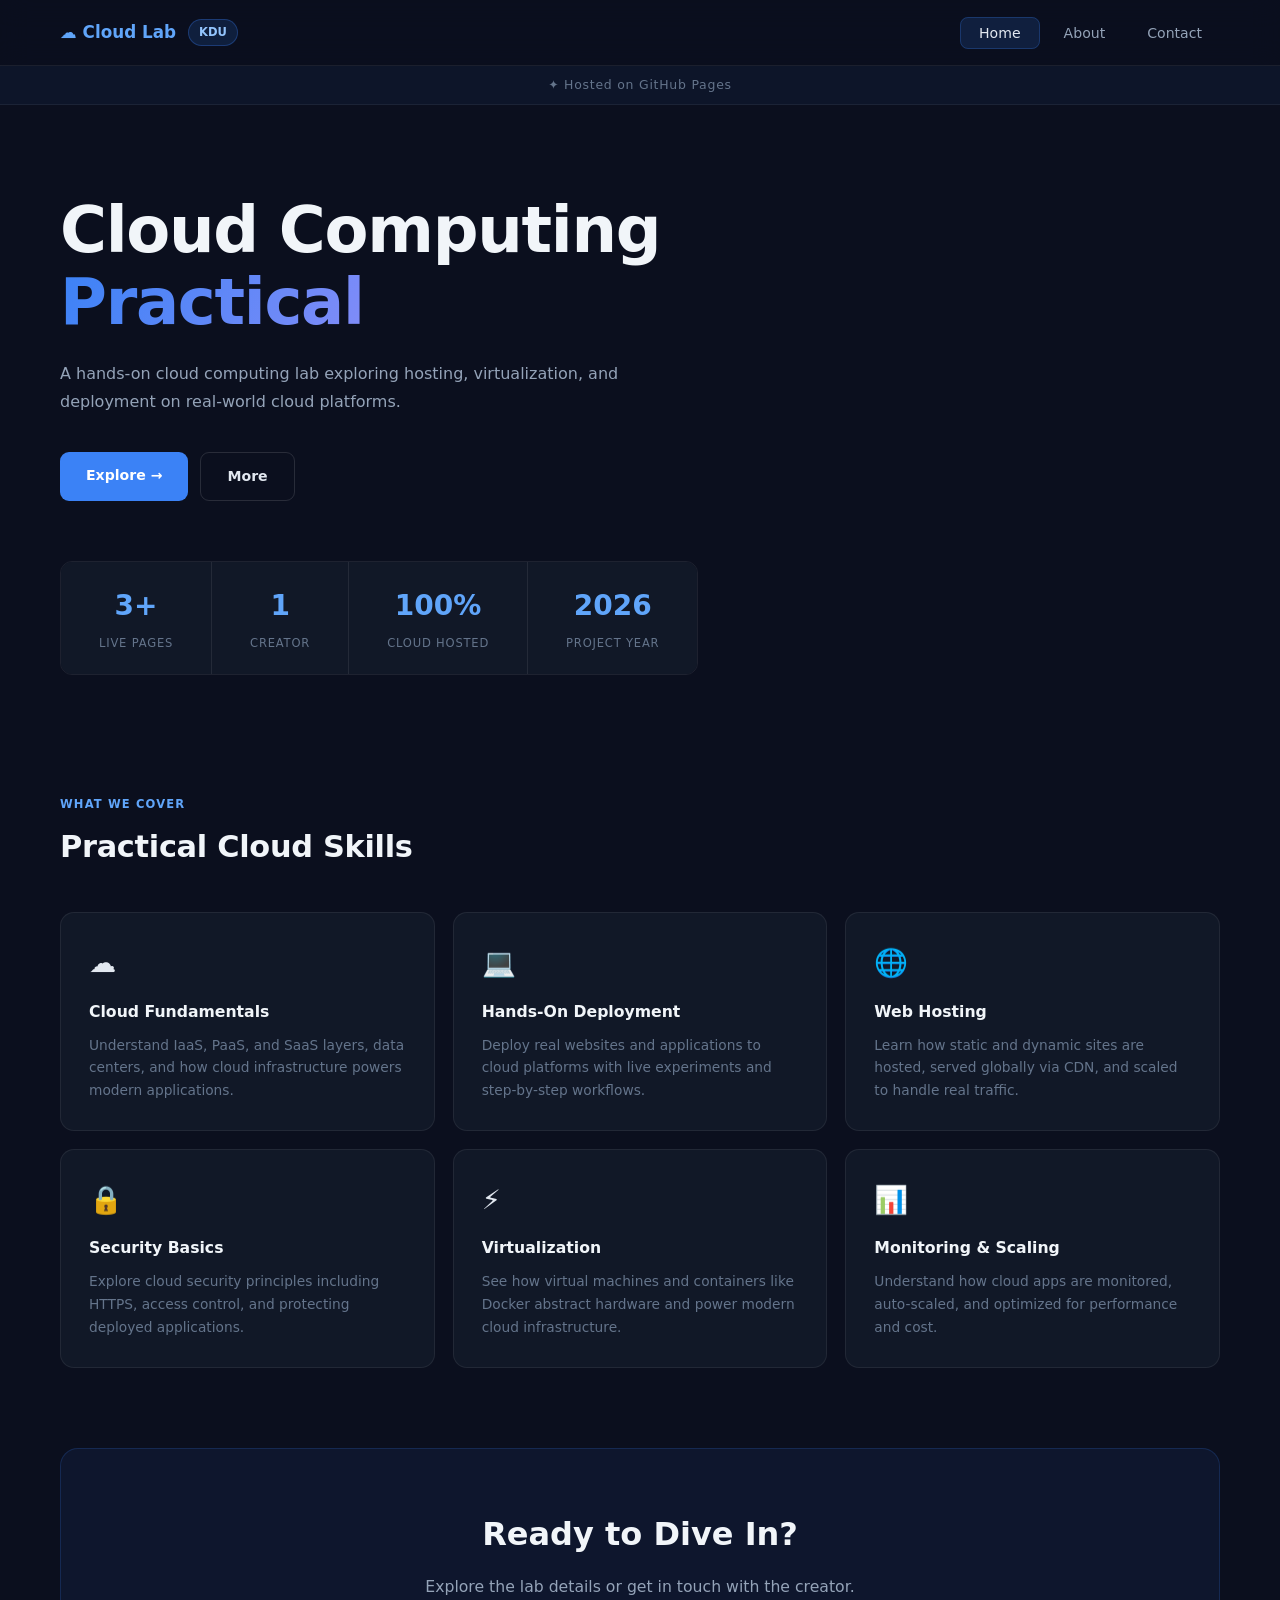
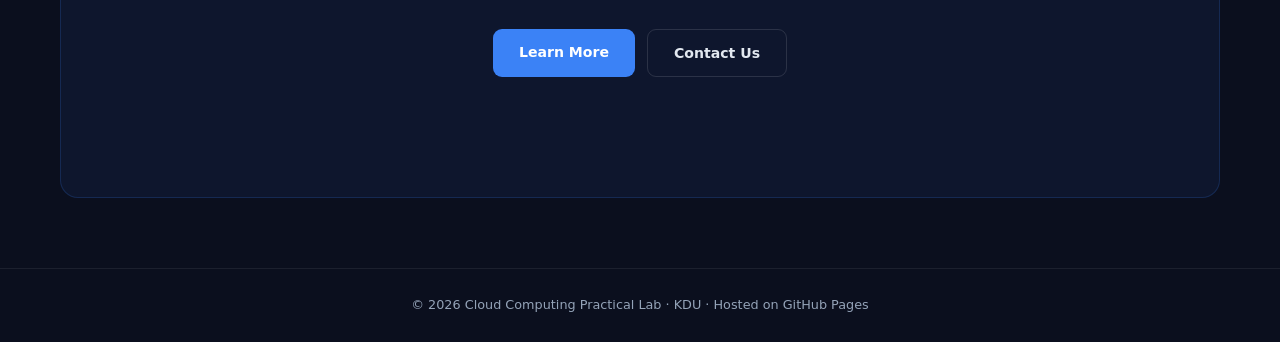
<file: index.html>
<!DOCTYPE html>
<html lang="en">
<head>
  <meta charset="UTF-8" />
  <meta name="viewport" content="width=device-width, initial-scale=1.0" />
  <title>Home | Cloud Computing </title>
  <link rel="stylesheet" href="style.css" />
</head>
<body>

  <!-- NAVBAR -->
  <nav class="navbar">
    <div class="nav-brand">
      <span class="nav-title">&#9729; Cloud Lab</span>
      <span class="nav-badge">KDU</span>
    </div>
    <ul class="nav-menu">
      <li><a href="index.html" class="nav-link active">Home</a></li>
      <li><a href="about.html" class="nav-link">About</a></li>
      <li><a href="contact.html" class="nav-link">Contact</a></li>
    </ul>
  </nav>

  <!-- HOSTED BAR -->
  <div class="hosted-bar">&#10022; Hosted on GitHub Pages</div>

  <!-- HERO -->
  <section class="hero">
    <div class="hero-inner">
      <h1 class="hero-heading">Cloud Computing<br /><span class="hero-highlight">Practical</span></h1>
      <p class="hero-desc">A hands-on cloud computing lab exploring hosting, virtualization, and deployment on real-world cloud platforms.</p>
      <div class="btn-group">
        <a href="about.html" class="btn btn-blue">Explore &rarr;</a>
        <a href="contact.html" class="btn btn-outline">More</a>
      </div>
    </div>

    <!-- STATS -->
    <div class="stats-bar">
      <div class="stat">
        <span class="stat-number">3+</span>
        <span class="stat-label">Live Pages</span>
      </div>
      <div class="stat">
        <span class="stat-number">1</span>
        <span class="stat-label">Creator</span>
      </div>
      <div class="stat">
        <span class="stat-number">100%</span>
        <span class="stat-label">Cloud Hosted</span>
      </div>
      <div class="stat">
        <span class="stat-number">2026</span>
        <span class="stat-label">Project Year</span>
      </div>
    </div>
  </section>

  <!-- FEATURES -->
  <section class="section">
    <div class="section-label">What We Cover</div>
    <h2 class="section-title">Practical Cloud Skills</h2>
    <div class="card-grid">
      <div class="card">
        <div class="card-icon">&#9729;</div>
        <h3>Cloud Fundamentals</h3>
        <p>Understand IaaS, PaaS, and SaaS layers, data centers, and how cloud infrastructure powers modern applications.</p>
      </div>
      <div class="card">
        <div class="card-icon">&#128187;</div>
        <h3>Hands-On Deployment</h3>
        <p>Deploy real websites and applications to cloud platforms with live experiments and step-by-step workflows.</p>
      </div>
      <div class="card">
        <div class="card-icon">&#127760;</div>
        <h3>Web Hosting</h3>
        <p>Learn how static and dynamic sites are hosted, served globally via CDN, and scaled to handle real traffic.</p>
      </div>
      <div class="card">
        <div class="card-icon">&#128274;</div>
        <h3>Security Basics</h3>
        <p>Explore cloud security principles including HTTPS, access control, and protecting deployed applications.</p>
      </div>
      <div class="card">
        <div class="card-icon">&#9889;</div>
        <h3>Virtualization</h3>
        <p>See how virtual machines and containers like Docker abstract hardware and power modern cloud infrastructure.</p>
      </div>
      <div class="card">
        <div class="card-icon">&#128202;</div>
        <h3>Monitoring &amp; Scaling</h3>
        <p>Understand how cloud apps are monitored, auto-scaled, and optimized for performance and cost.</p>
      </div>
    </div>
  </section>

  <!-- CTA -->
  <section class="cta-section">
    <h2>Ready to Dive In?</h2>
    <p>Explore the lab details or get in touch with the creator.</p>
    <div class="btn-group centered">
      <a href="about.html" class="btn btn-blue">Learn More</a>
      <a href="contact.html" class="btn btn-outline">Contact Us</a>
    </div>
  </section>

  <!-- FOOTER -->
  <footer class="footer">
    <p>&copy; 2026 Cloud Computing Practical Lab &middot; KDU &middot; Hosted on GitHub Pages</p>
  </footer>

</body>
</html>
</file>
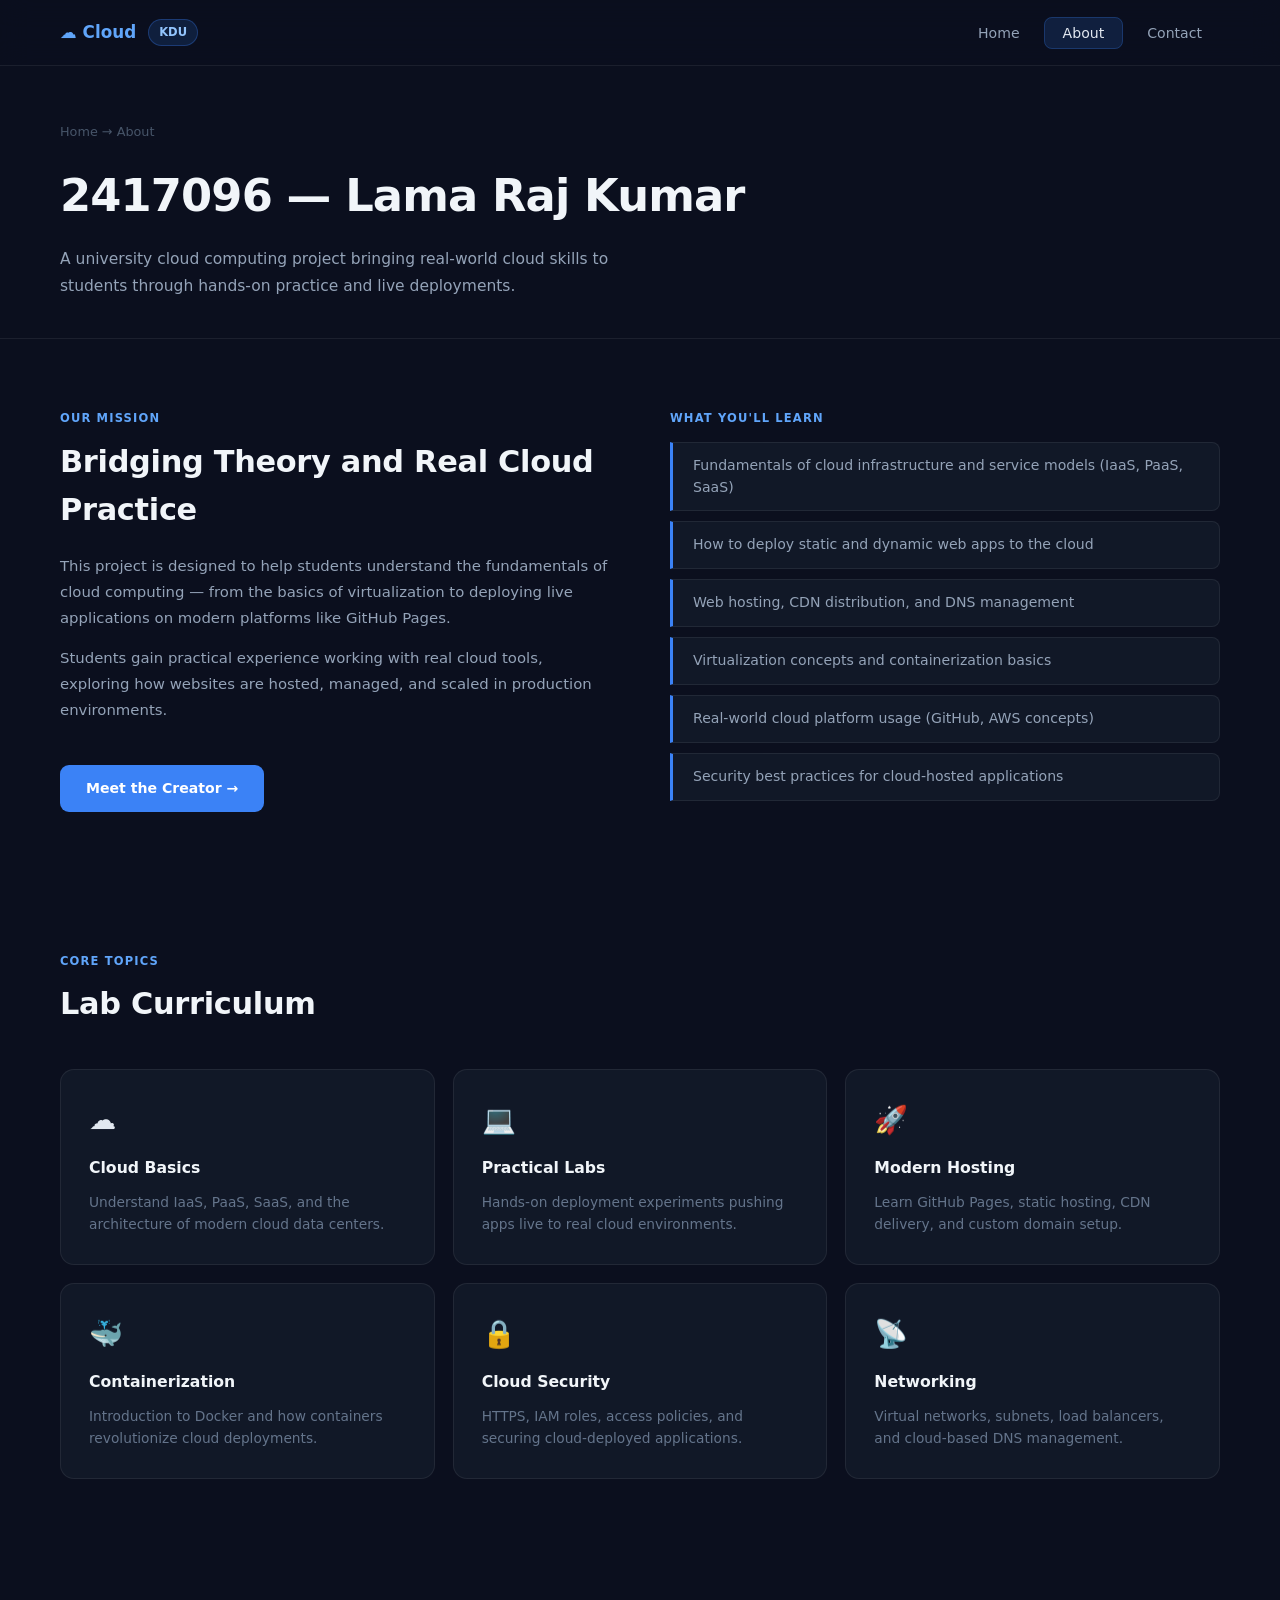
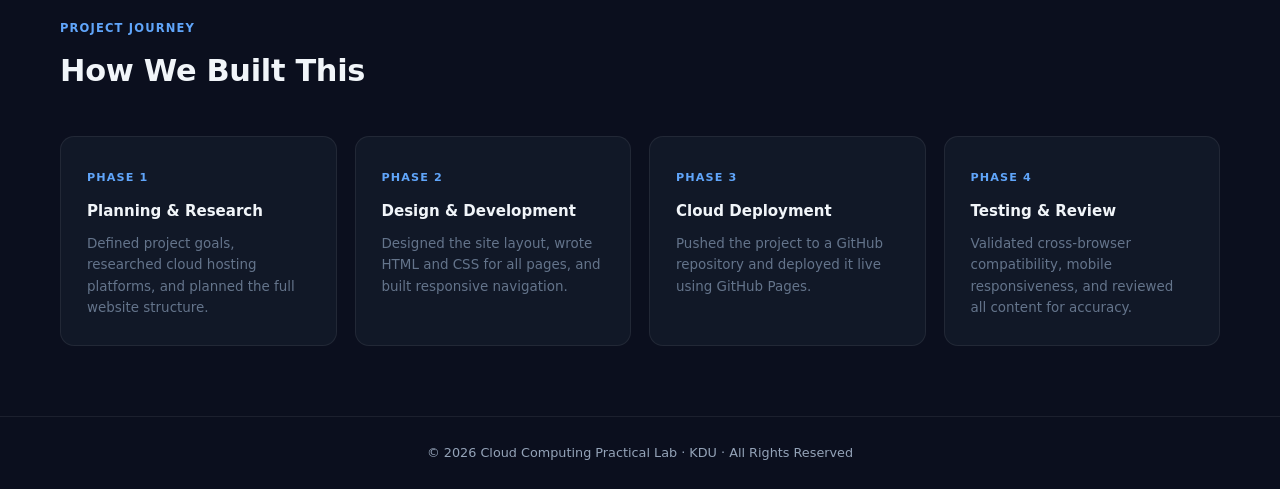
<file: about.html>
<!DOCTYPE html>
<html lang="en">
<head>
  <meta charset="UTF-8" />
  <meta name="viewport" content="width=device-width, initial-scale=1.0" />
  <title>About | Cloud Computing </title>
  <link rel="stylesheet" href="style.css" />
</head>
<body>

  <!-- NAVBAR -->
  <nav class="navbar">
    <div class="nav-brand">
      <span class="nav-title">&#9729; Cloud </span>
      <span class="nav-badge">KDU</span>
    </div>
    <ul class="nav-menu">
      <li><a href="index.html" class="nav-link">Home</a></li>
      <li><a href="about.html" class="nav-link active">About</a></li>
      <li><a href="contact.html" class="nav-link">Contact</a></li>
    </ul>
  </nav>

  <!-- PAGE HEADER -->
  <div class="page-header">
    <div class="breadcrumb">Home &rarr; About</div>
    <h1>2417096 &mdash; Lama Raj Kumar</h1>
    <p>A university cloud computing project bringing real-world cloud skills to students through hands-on practice and live deployments.</p>
  </div>

  <!-- MISSION -->
  <section class="mission-section">
    <div class="mission-left">
      <div class="section-label">Our Mission</div>
      <h2 class="section-title">Bridging Theory and Real Cloud Practice</h2>
      <p>This project is designed to help students understand the fundamentals of cloud computing — from the basics of virtualization to deploying live applications on modern platforms like GitHub Pages.</p>
      <p>Students gain practical experience working with real cloud tools, exploring how websites are hosted, managed, and scaled in production environments.</p>
      <a href="contact.html" class="btn btn-blue" style="display:inline-block; margin-top:28px;">Meet the Creator &rarr;</a>
    </div>
    <div class="mission-right">
      <div class="section-label">What You'll Learn</div>
      <ul class="learn-list">
        <li>Fundamentals of cloud infrastructure and service models (IaaS, PaaS, SaaS)</li>
        <li>How to deploy static and dynamic web apps to the cloud</li>
        <li>Web hosting, CDN distribution, and DNS management</li>
        <li>Virtualization concepts and containerization basics</li>
        <li>Real-world cloud platform usage (GitHub, AWS concepts)</li>
        <li>Security best practices for cloud-hosted applications</li>
      </ul>
    </div>
  </section>

  <!-- CURRICULUM -->
  <section class="section">
    <div class="section-label">Core Topics</div>
    <h2 class="section-title">Lab Curriculum</h2>
    <div class="card-grid">
      <div class="card">
        <div class="card-icon">&#9729;</div>
        <h3>Cloud Basics</h3>
        <p>Understand IaaS, PaaS, SaaS, and the architecture of modern cloud data centers.</p>
      </div>
      <div class="card">
        <div class="card-icon">&#128187;</div>
        <h3>Practical Labs</h3>
        <p>Hands-on deployment experiments pushing apps live to real cloud environments.</p>
      </div>
      <div class="card">
        <div class="card-icon">&#128640;</div>
        <h3>Modern Hosting</h3>
        <p>Learn GitHub Pages, static hosting, CDN delivery, and custom domain setup.</p>
      </div>
      <div class="card">
        <div class="card-icon">&#128051;</div>
        <h3>Containerization</h3>
        <p>Introduction to Docker and how containers revolutionize cloud deployments.</p>
      </div>
      <div class="card">
        <div class="card-icon">&#128274;</div>
        <h3>Cloud Security</h3>
        <p>HTTPS, IAM roles, access policies, and securing cloud-deployed applications.</p>
      </div>
      <div class="card">
        <div class="card-icon">&#128225;</div>
        <h3>Networking</h3>
        <p>Virtual networks, subnets, load balancers, and cloud-based DNS management.</p>
      </div>
    </div>
  </section>

  <!-- PHASES -->
  <section class="section">
    <div class="section-label">Project Journey</div>
    <h2 class="section-title">How We Built This</h2>
    <div class="phase-grid">
      <div class="phase-card">
        <span class="phase-tag">Phase 1</span>
        <h3>Planning &amp; Research</h3>
        <p>Defined project goals, researched cloud hosting platforms, and planned the full website structure.</p>
      </div>
      <div class="phase-card">
        <span class="phase-tag">Phase 2</span>
        <h3>Design &amp; Development</h3>
        <p>Designed the site layout, wrote HTML and CSS for all pages, and built responsive navigation.</p>
      </div>
      <div class="phase-card">
        <span class="phase-tag">Phase 3</span>
        <h3>Cloud Deployment</h3>
        <p>Pushed the project to a GitHub repository and deployed it live using GitHub Pages.</p>
      </div>
      <div class="phase-card">
        <span class="phase-tag">Phase 4</span>
        <h3>Testing &amp; Review</h3>
        <p>Validated cross-browser compatibility, mobile responsiveness, and reviewed all content for accuracy.</p>
      </div>
    </div>
  </section>

  <!-- FOOTER -->
  <footer class="footer">
    <p>&copy; 2026 Cloud Computing Practical Lab &middot; KDU &middot; All Rights Reserved</p>
  </footer>

</body>
</html>
</file>
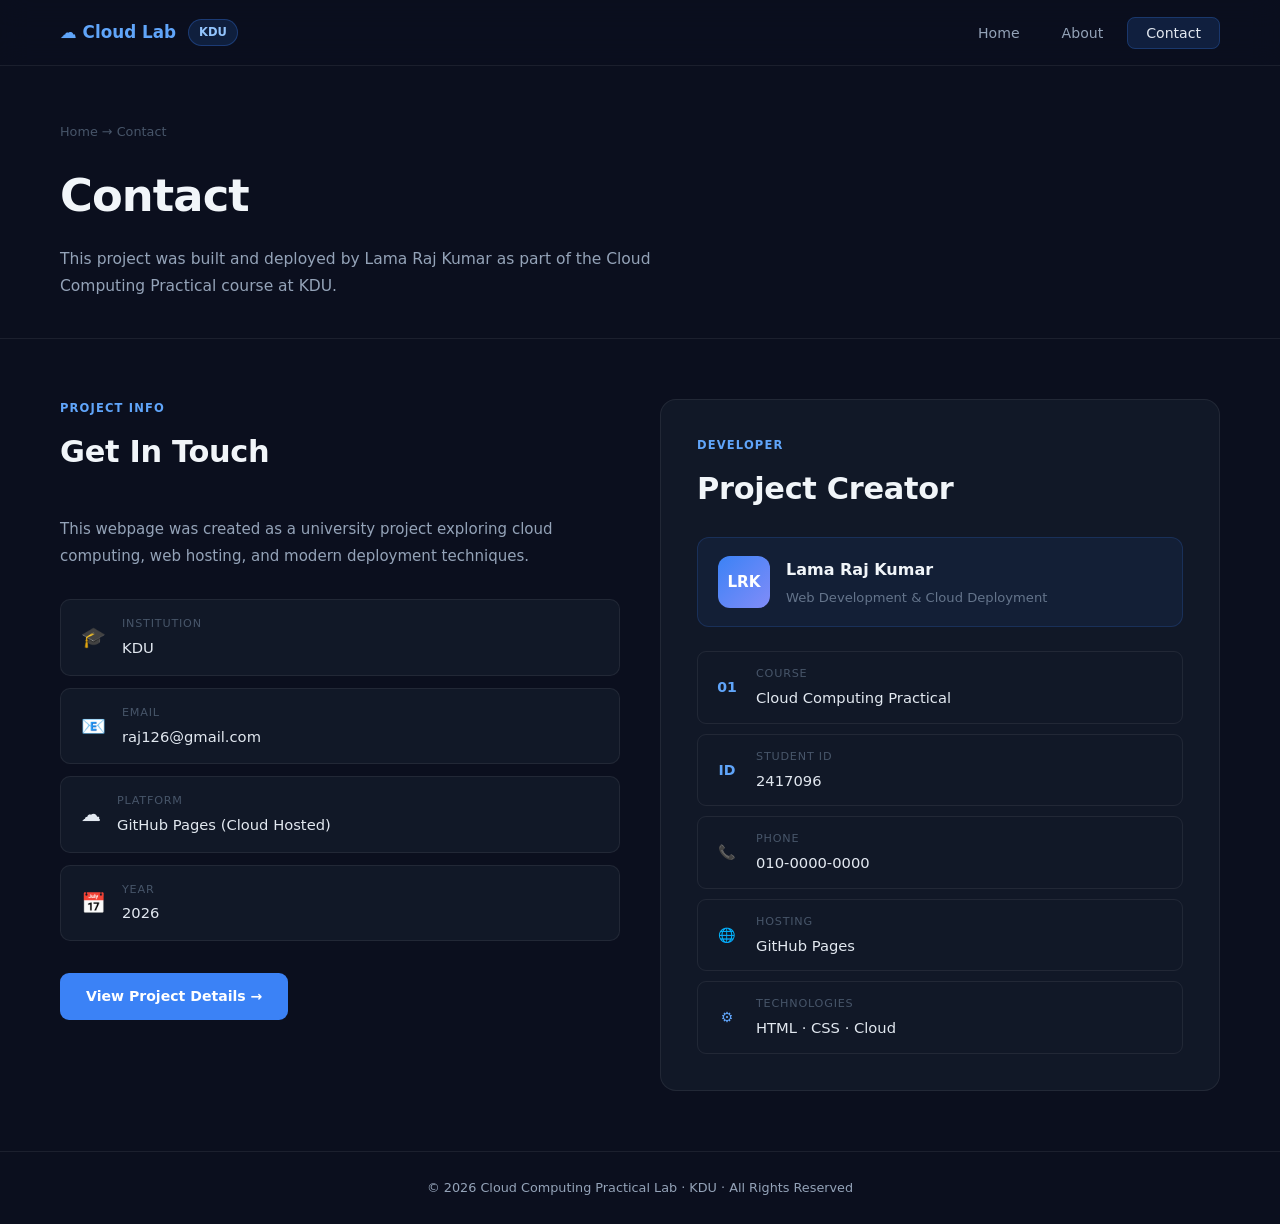
<file: contact.html>
<!DOCTYPE html>
<html lang="en">
<head>
  <meta charset="UTF-8" />
  <meta name="viewport" content="width=device-width, initial-scale=1.0" />
  <title>Contact | Cloud Computing Lab</title>
  <link rel="stylesheet" href="style.css" />
</head>
<body>

  <!-- NAVBAR -->
  <nav class="navbar">
    <div class="nav-brand">
      <span class="nav-title">&#9729; Cloud Lab</span>
      <span class="nav-badge">KDU</span>
    </div>
    <ul class="nav-menu">
      <li><a href="index.html" class="nav-link">Home</a></li>
      <li><a href="about.html" class="nav-link">About</a></li>
      <li><a href="contact.html" class="nav-link active">Contact</a></li>
    </ul>
  </nav>

  <!-- PAGE HEADER -->
  <div class="page-header">
    <div class="breadcrumb">Home &rarr; Contact</div>
    <h1>Contact</h1>
    <p>This project was built and deployed by Lama Raj Kumar as part of the Cloud Computing Practical course at KDU.</p>
  </div>

  <!-- CONTACT BODY -->
  <section class="contact-body">

    <!-- LEFT: INFO -->
    <div class="contact-left">
      <div class="section-label">Project Info</div>
      <h2 class="section-title">Get In Touch</h2>
      <p class="contact-intro">This webpage was created as a university project exploring cloud computing, web hosting, and modern deployment techniques.</p>

      <div class="info-list">
        <div class="info-row">
          <span class="info-icon">&#127891;</span>
          <div>
            <span class="info-label">Institution</span>
            <span class="info-value">KDU</span>
          </div>
        </div>
        <div class="info-row">
          <span class="info-icon">&#128231;</span>
          <div>
            <span class="info-label">Email</span>
            <span class="info-value">raj126@gmail.com</span>
          </div>
        </div>
        <div class="info-row">
          <span class="info-icon">&#9729;</span>
          <div>
            <span class="info-label">Platform</span>
            <span class="info-value">GitHub Pages (Cloud Hosted)</span>
          </div>
        </div>
        <div class="info-row">
          <span class="info-icon">&#128197;</span>
          <div>
            <span class="info-label">Year</span>
            <span class="info-value">2026</span>
          </div>
        </div>
      </div>

      <a href="about.html" class="btn btn-blue" style="display:inline-block; margin-top:32px;">View Project Details &rarr;</a>
    </div>

    <!-- RIGHT: CREATOR CARD -->
    <div class="creator-card">
      <div class="section-label">Developer</div>
      <h2 class="section-title">Project Creator</h2>

      <div class="creator-profile">
        <div class="creator-avatar">LRK</div>
        <div>
          <p class="creator-name">Lama Raj Kumar</p>
          <p class="creator-role">Web Development &amp; Cloud Deployment</p>
        </div>
      </div>

      <div class="creator-details">
        <div class="creator-row">
          <span class="detail-num">01</span>
          <div>
            <span class="info-label">Course</span>
            <span class="info-value">Cloud Computing Practical</span>
          </div>
        </div>
        <div class="creator-row">
          <span class="detail-num">ID</span>
          <div>
            <span class="info-label">Student ID</span>
            <span class="info-value">2417096</span>
          </div>
        </div>
        <div class="creator-row">
          <span class="detail-num">&#128222;</span>
          <div>
            <span class="info-label">Phone</span>
            <span class="info-value">010-0000-0000</span>
          </div>
        </div>
        <div class="creator-row">
          <span class="detail-num">&#127760;</span>
          <div>
            <span class="info-label">Hosting</span>
            <span class="info-value">GitHub Pages</span>
          </div>
        </div>
        <div class="creator-row">
          <span class="detail-num">&#9881;</span>
          <div>
            <span class="info-label">Technologies</span>
            <span class="info-value">HTML &middot; CSS &middot; Cloud</span>
          </div>
        </div>
      </div>
    </div>

  </section>

  <!-- FOOTER -->
  <footer class="footer">
    <p>&copy; 2026 Cloud Computing Practical Lab &middot; KDU &middot; All Rights Reserved</p>
  </footer>

</body>
</html>
</file>
<file: style.css>
/* ── Reset ── */
*, *::before, *::after { margin: 0; padding: 0; box-sizing: border-box; }
body { font-family: 'Segoe UI', system-ui, sans-serif; background: #0b0f1e; color: #e2e8f0; min-height: 100vh; font-size: 16px; line-height: 1.6; }
a { text-decoration: none; color: inherit; }
ul { list-style: none; }
p { color: #94a3b8; }

/* ── Navbar ── */
.navbar { display: flex; align-items: center; justify-content: space-between; padding: 0 60px; height: 66px; background: rgba(11,15,30,0.9); backdrop-filter: blur(14px); border-bottom: 1px solid rgba(255,255,255,0.07); position: sticky; top: 0; z-index: 999; }
.nav-brand { display: flex; align-items: center; gap: 12px; }
.nav-title { font-size: 1.05rem; font-weight: 700; color: #60a5fa; }
.nav-badge { font-size: 0.72rem; font-weight: 600; background: rgba(59,130,246,0.15); border: 1px solid rgba(59,130,246,0.3); color: #93c5fd; padding: 3px 10px; border-radius: 999px; }
.nav-menu { display: flex; gap: 6px; }
.nav-link { font-size: 0.88rem; font-weight: 500; padding: 7px 18px; border-radius: 8px; color: #94a3b8; transition: background 0.2s, color 0.2s; }
.nav-link:hover { background: rgba(255,255,255,0.06); color: #e2e8f0; }
.nav-link.active { background: rgba(59,130,246,0.15); border: 1px solid rgba(59,130,246,0.25); color: #e2e8f0; }

/* ── Hosted bar ── */
.hosted-bar { text-align: center; padding: 9px 16px; font-size: 0.78rem; color: #64748b; background: rgba(59,130,246,0.05); border-bottom: 1px solid rgba(255,255,255,0.06); letter-spacing: 0.06em; }

/* ── Hero ── */
.hero { padding: 90px 60px 50px; }
.hero-heading { font-size: clamp(2.4rem, 5vw, 4rem); font-weight: 700; line-height: 1.12; letter-spacing: -0.02em; color: #f1f5f9; margin-bottom: 22px; }
.hero-highlight { background: linear-gradient(120deg, #3b82f6, #818cf8); -webkit-background-clip: text; -webkit-text-fill-color: transparent; background-clip: text; }
.hero-desc { font-size: 1rem; color: #94a3b8; max-width: 580px; margin-bottom: 36px; line-height: 1.75; }

/* ── Buttons ── */
.btn-group { display: flex; gap: 12px; flex-wrap: wrap; margin-bottom: 60px; }
.btn-group.centered { justify-content: center; }
.btn { display: inline-block; padding: 12px 26px; border-radius: 9px; font-size: 0.88rem; font-weight: 600; transition: transform 0.18s, box-shadow 0.18s, background 0.18s; cursor: pointer; }
.btn-blue { background: #3b82f6; color: #fff; }
.btn-blue:hover { background: #2563eb; transform: translateY(-1px); box-shadow: 0 6px 20px rgba(59,130,246,0.35); }
.btn-outline { background: transparent; color: #e2e8f0; border: 1px solid rgba(255,255,255,0.12); }
.btn-outline:hover { background: rgba(255,255,255,0.06); transform: translateY(-1px); }

/* ── Stats bar ── */
.stats-bar { display: inline-flex; border: 1px solid rgba(255,255,255,0.08); border-radius: 12px; overflow: hidden; }
.stat { padding: 22px 38px; text-align: center; background: #111827; border-right: 1px solid rgba(255,255,255,0.08); }
.stat:last-child { border-right: none; }
.stat-number { display: block; font-size: 1.75rem; font-weight: 700; color: #60a5fa; }
.stat-label { display: block; font-size: 0.72rem; color: #64748b; margin-top: 5px; text-transform: uppercase; letter-spacing: 0.07em; }

/* ── Sections ── */
.section { padding: 70px 60px; }
.section-label { font-size: 0.72rem; text-transform: uppercase; letter-spacing: 0.1em; color: #60a5fa; font-weight: 600; margin-bottom: 10px; }
.section-title { font-size: 1.9rem; font-weight: 700; color: #f1f5f9; margin-bottom: 40px; letter-spacing: -0.01em; }

/* ── Cards ── */
.card-grid { display: grid; grid-template-columns: repeat(3, 1fr); gap: 18px; }
.card { background: #111827; border: 1px solid rgba(255,255,255,0.07); border-radius: 14px; padding: 28px; transition: border-color 0.22s, transform 0.22s; }
.card:hover { border-color: rgba(59,130,246,0.35); transform: translateY(-3px); }
.card-icon { font-size: 1.7rem; margin-bottom: 14px; }
.card h3 { font-size: 0.98rem; font-weight: 600; color: #f1f5f9; margin-bottom: 10px; }
.card p { font-size: 0.86rem; color: #64748b; line-height: 1.65; }

/* ── CTA ── */
.cta-section { margin: 10px 60px 70px; background: rgba(59,130,246,0.07); border: 1px solid rgba(59,130,246,0.18); border-radius: 18px; padding: 60px 40px; text-align: center; }
.cta-section h2 { font-size: 2rem; font-weight: 700; color: #f1f5f9; margin-bottom: 14px; }
.cta-section p { margin-bottom: 30px; font-size: 0.98rem; }

/* ── Page header ── */
.page-header { padding: 56px 60px 38px; border-bottom: 1px solid rgba(255,255,255,0.07); }
.breadcrumb { font-size: 0.8rem; color: #475569; margin-bottom: 18px; }
.page-header h1 { font-size: clamp(1.8rem, 4vw, 2.8rem); font-weight: 700; color: #f1f5f9; letter-spacing: -0.02em; margin-bottom: 14px; }
.page-header p { font-size: 0.97rem; max-width: 600px; line-height: 1.75; }

/* ── Mission ── */
.mission-section { display: grid; grid-template-columns: 1fr 1fr; gap: 60px; padding: 70px 60px; align-items: start; }
.mission-left h2 { margin-bottom: 18px; }
.mission-left p { font-size: 0.93rem; line-height: 1.75; margin-bottom: 14px; }
.learn-list { display: flex; flex-direction: column; gap: 10px; margin-top: 14px; }
.learn-list li { font-size: 0.88rem; color: #94a3b8; padding: 12px 16px 12px 20px; background: #111827; border: 1px solid rgba(255,255,255,0.07); border-left: 3px solid #3b82f6; border-radius: 0 8px 8px 0; line-height: 1.55; }

/* ── Phase grid ── */
.phase-grid { display: grid; grid-template-columns: repeat(4, 1fr); gap: 18px; }
.phase-card { background: #111827; border: 1px solid rgba(255,255,255,0.07); border-radius: 14px; padding: 26px; transition: border-color 0.22s; }
.phase-card:hover { border-color: rgba(59,130,246,0.35); }
.phase-tag { display: inline-block; font-size: 0.7rem; font-weight: 600; text-transform: uppercase; letter-spacing: 0.1em; color: #60a5fa; margin-bottom: 12px; }
.phase-card h3 { font-size: 0.94rem; font-weight: 600; color: #f1f5f9; margin-bottom: 10px; }
.phase-card p { font-size: 0.84rem; color: #64748b; line-height: 1.6; }

/* ── Contact page ── */
.contact-body { display: grid; grid-template-columns: 1fr 1fr; gap: 40px; padding: 60px; align-items: start; }
.contact-intro { font-size: 0.94rem; margin-bottom: 30px; line-height: 1.75; }
.info-list { display: flex; flex-direction: column; gap: 12px; }
.info-row { display: flex; align-items: center; gap: 16px; background: #111827; border: 1px solid rgba(255,255,255,0.07); border-radius: 10px; padding: 15px 20px; }
.info-icon { font-size: 1.25rem; flex-shrink: 0; }
.info-label { display: block; font-size: 0.7rem; text-transform: uppercase; letter-spacing: 0.07em; color: #475569; margin-bottom: 3px; }
.info-value { display: block; font-size: 0.92rem; font-weight: 500; color: #e2e8f0; }

/* ── Creator card ── */
.creator-card { background: #111827; border: 1px solid rgba(255,255,255,0.07); border-radius: 16px; padding: 36px; }
.creator-card .section-title { margin-bottom: 24px; }
.creator-profile { display: flex; align-items: center; gap: 16px; background: rgba(59,130,246,0.07); border: 1px solid rgba(59,130,246,0.18); border-radius: 12px; padding: 18px 20px; margin-bottom: 24px; }
.creator-avatar { width: 52px; height: 52px; border-radius: 12px; background: linear-gradient(135deg, #3b82f6, #818cf8); display: flex; align-items: center; justify-content: center; font-size: 0.95rem; font-weight: 700; color: #fff; flex-shrink: 0; }
.creator-name { font-size: 1rem; font-weight: 600; color: #f1f5f9; margin-bottom: 4px; }
.creator-role { font-size: 0.82rem; color: #64748b; }
.creator-details { display: flex; flex-direction: column; gap: 10px; }
.creator-row { display: flex; align-items: center; gap: 16px; padding: 13px 16px; border: 1px solid rgba(255,255,255,0.07); border-radius: 9px; }
.detail-num { font-size: 0.88rem; font-weight: 700; color: #60a5fa; min-width: 26px; text-align: center; }

/* ── Footer ── */
.footer { text-align: center; padding: 26px; font-size: 0.8rem; color: #334155; border-top: 1px solid rgba(255,255,255,0.07); }

/* ── Responsive ── */
@media (max-width: 960px) {
  .navbar, .hero, .section, .page-header, .mission-section, .contact-body { padding-left: 24px; padding-right: 24px; }
  .cta-section { margin-left: 24px; margin-right: 24px; }
  .card-grid { grid-template-columns: repeat(2, 1fr); }
  .phase-grid { grid-template-columns: repeat(2, 1fr); }
  .mission-section { grid-template-columns: 1fr; gap: 40px; }
  .contact-body { grid-template-columns: 1fr; }
  .stats-bar { display: grid; grid-template-columns: repeat(2, 1fr); width: 100%; }
  .stat { border-right: none; border-bottom: 1px solid rgba(255,255,255,0.08); }
  .stat:nth-child(odd) { border-right: 1px solid rgba(255,255,255,0.08); }
  .stat:last-child, .stat:nth-last-child(2):nth-child(odd) { border-bottom: none; }
}

@media (max-width: 600px) {
  .card-grid { grid-template-columns: 1fr; }
  .phase-grid { grid-template-columns: 1fr; }
  .hero-heading { font-size: 2rem; }
  .nav-menu { gap: 2px; }
  .nav-link { padding: 7px 12px; }
}
</file>
